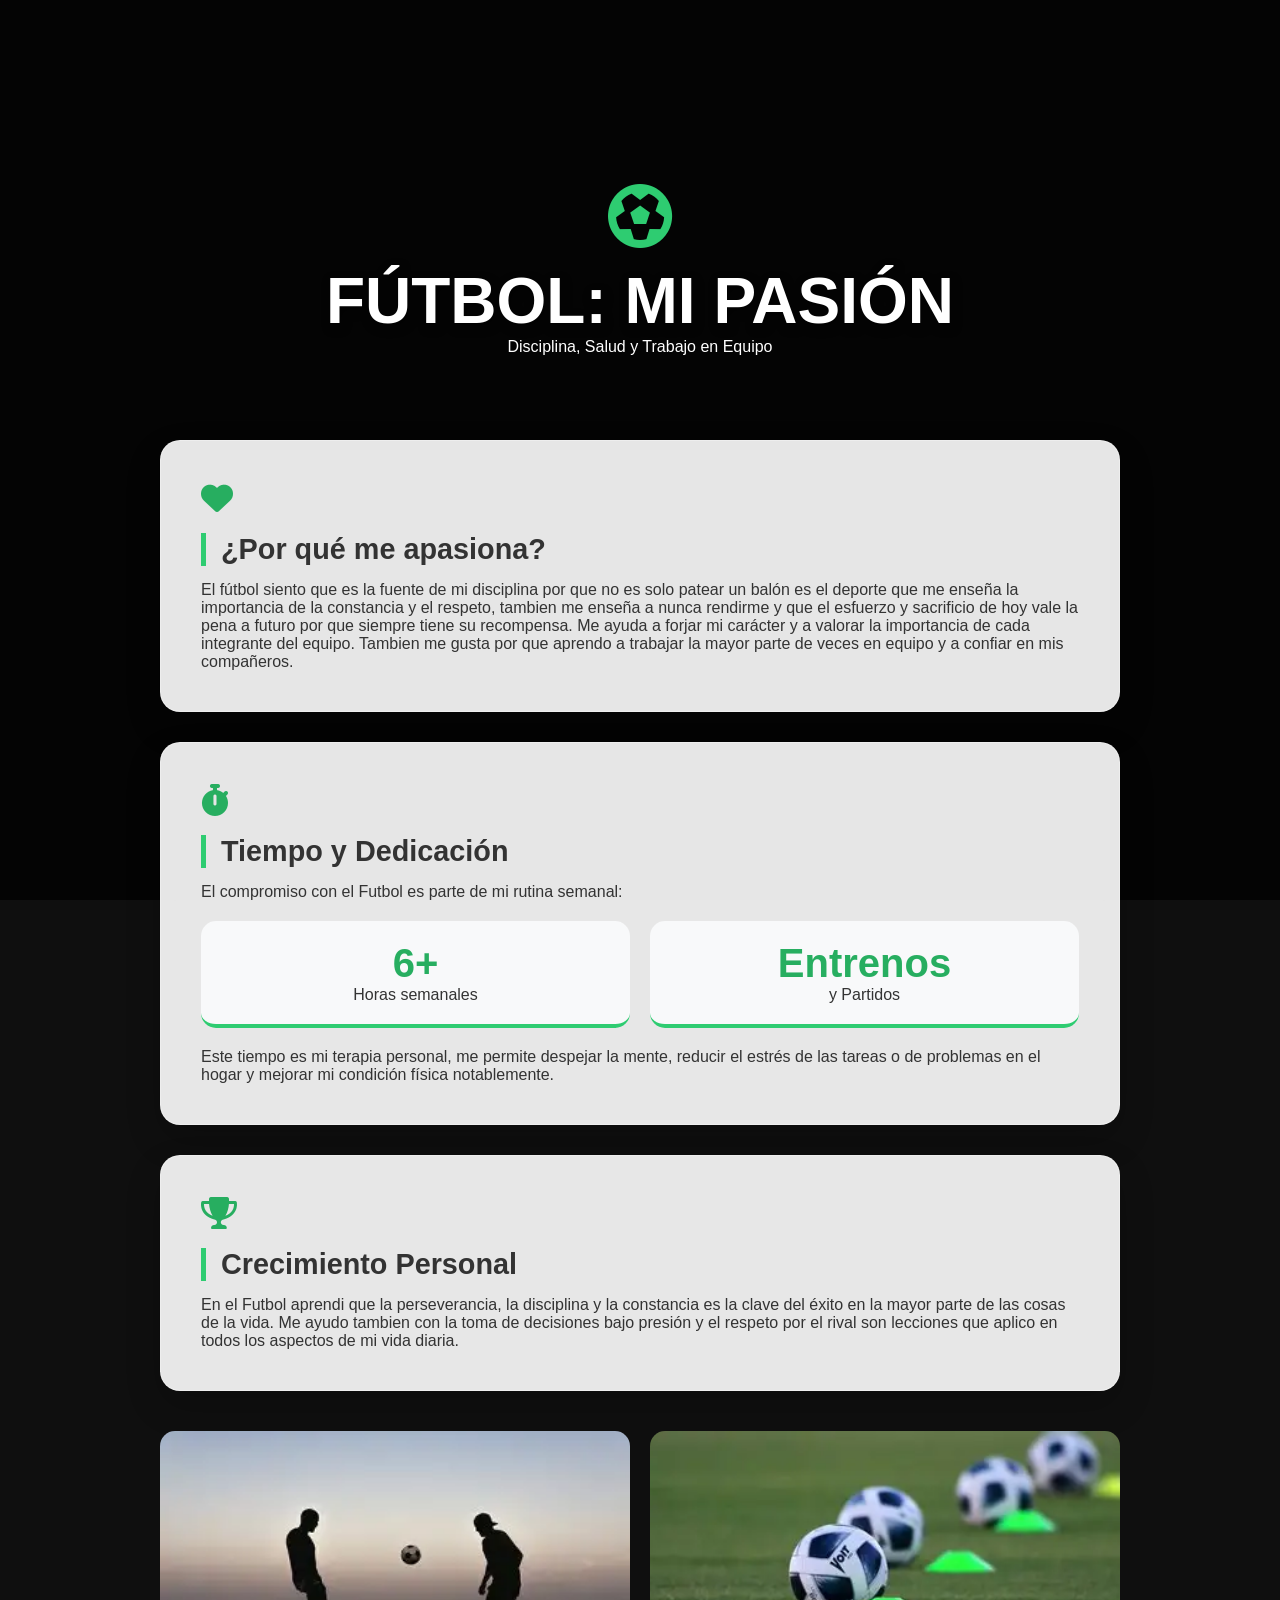
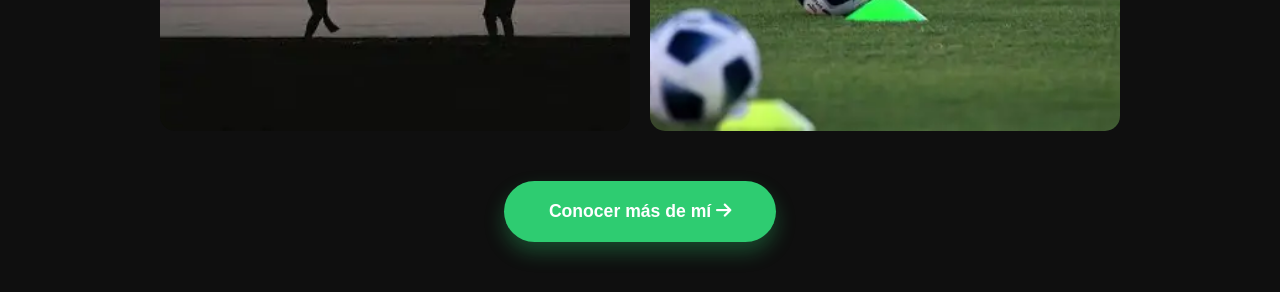
<file: Index/index.html>
<!DOCTYPE html>
<html lang="es">
<head>
    <meta charset="UTF-8">
    <meta name="viewport" content="width=device-width, initial-scale=1.0">
    <title>Pasión por el Fútbol</title>
    <link rel="stylesheet" href="../styles/index.css">
    <link rel="stylesheet" href="https://cdnjs.cloudflare.com/ajax/libs/font-awesome/6.0.0/css/all.min.css">
</head>
<body>

    <div class="background-overlay"></div>

    <header class="header">
        <div class="header-content">
            <i class="fas fa-futbol soccer-ball-icon"></i>
            <h1>FÚTBOL: Mi Pasión</h1>
            <p>Disciplina, Salud y Trabajo en Equipo</p>
        </div>
    </header>

    <main class="container">
        <section class="card animate-up">
            <div class="card-icon"><i class="fas fa-heart"></i></div>
            <h2>¿Por qué me apasiona?</h2>
            <p>
                El fútbol siento que es la fuente de mi disciplina por que no es solo patear un balón es el deporte que me enseña 
                la importancia de la constancia y el respeto, tambien me enseña a nunca rendirme y que el esfuerzo y sacrificio
                de hoy vale la pena a futuro por que siempre tiene su recompensa. Me ayuda a forjar 
                mi carácter y a valorar la importancia de cada integrante del equipo. Tambien me gusta por que aprendo a trabajar 
                la mayor parte de veces en equipo y a confiar en mis compañeros.
            </p>
        </section>

        <section class="card animate-up" style="animation-delay: 0.2s;">
            <div class="card-icon"><i class="fas fa-stopwatch"></i></div>
            <h2>Tiempo y Dedicación</h2>
            <p>El compromiso con el Futbol es parte de mi rutina semanal:</p>
            <div class="stats-grid">
                <div class="stat-item">
                    <span>6+</span>
                    <p>Horas semanales</p>
                </div>
                <div class="stat-item">
                    <span>Entrenos</span>
                    <p>y Partidos</p>
                </div>
            </div>
            <p class="text-detail">Este tiempo es mi terapia personal, me permite despejar la mente, reducir el 
                estrés de las tareas o de problemas en el hogar y mejorar mi condición física notablemente.</p>
        </section>

        <section class="card animate-up" style="animation-delay: 0.4s;">
            <div class="card-icon"><i class="fas fa-trophy"></i></div>
            <h2>Crecimiento Personal</h2>
            <p>
                En el Futbol aprendi que la perseverancia, la disciplina y la constancia es la clave del
                éxito en la mayor parte de las cosas de la vida. Me ayudo tambien con la toma de decisiones bajo presión
                 y el respeto por el rival son lecciones que aplico en todos los aspectos de mi vida diaria.
            </p>
        </section>

        <div class="galeria animate-up" style="animation-delay: 0.6s;">
            <div class="img-wrapper">
                <img src="../images/futbol1.jpg" alt="Entrenamiento">
                <div class="overlay"><span>Persistencia</span></div>
            </div>
            <div class="img-wrapper">
                <img src="../images/futbol2.jpg" alt="Partido">
                <div class="overlay"><span>Victoria</span></div>
            </div>
        </div>

        <div class="footer-actions">
            <a href="biografia.html" class="btn-biografia">
                Conocer más de mí <i class="fas fa-arrow-right"></i>
            </a>
        </div>
    </main>

</body>
</html>
</file>
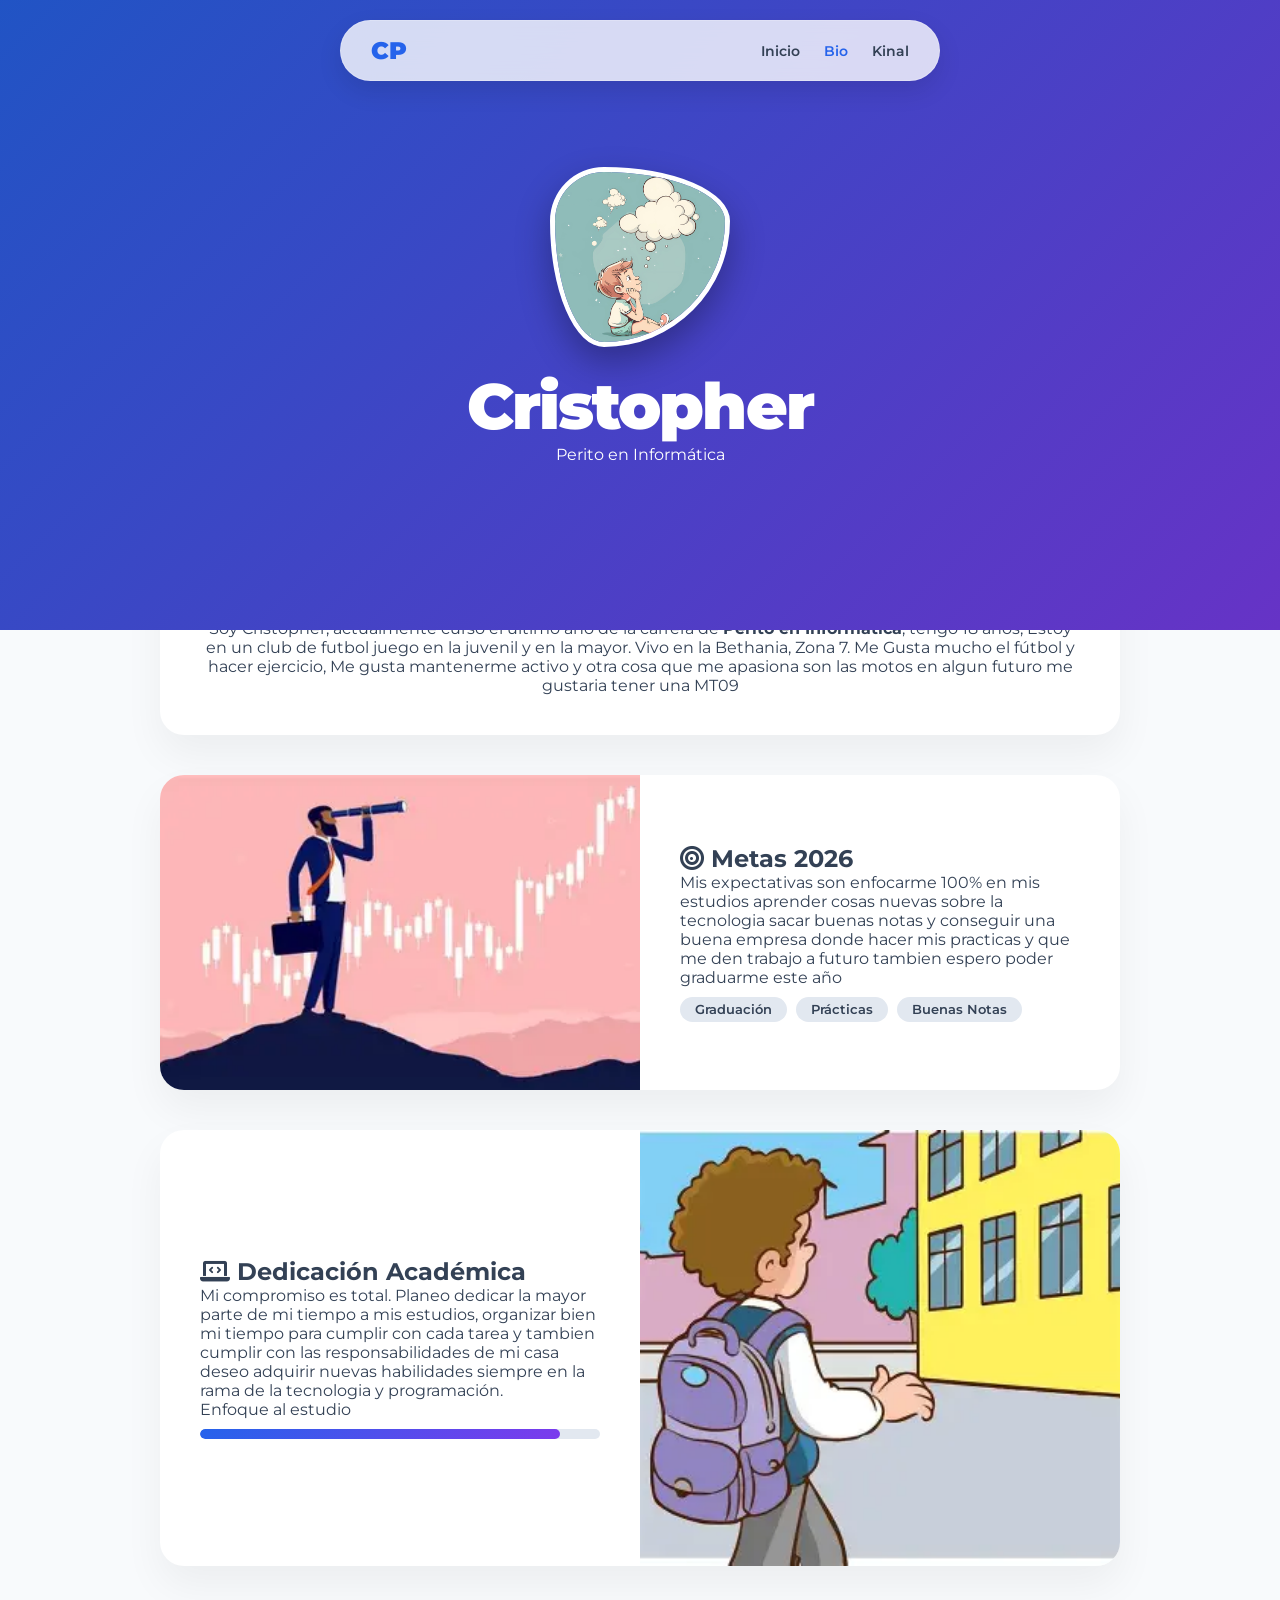
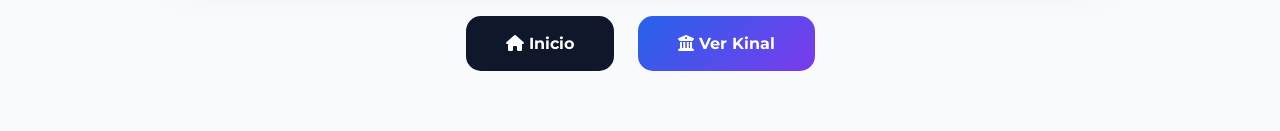
<file: Index/biografia.html>
<!DOCTYPE html>
<html lang="es">
<head>
    <meta charset="UTF-8">
    <meta name="viewport" content="width=device-width, initial-scale=1.0">
    <title>Biografía | Cristopher</title>
    <link rel="stylesheet" href="../styles/biografia.css">
    <link rel="stylesheet" href="https://cdnjs.cloudflare.com/ajax/libs/font-awesome/6.0.0/css/all.min.css">
</head>
<body>

    <nav class="navbar">
        <div class="nav-logo">CP</div>
        <div class="nav-links">
            <a href="index.html">Inicio</a>
            <a href="biografia.html" class="active">Bio</a>
            <a href="kinal.html">Kinal</a>
        </div>
    </nav>

    <header class="header">
        <div class="header-overlay">
            <div class="profile-frame">
                <img src="../images/yo.jpg" alt="Cristopher" class="profile-img">
            </div>
            <h1>Cristopher</h1>
            <p class="subtitle">Perito en Informática</p>
        </div>
    </header>

    <main class="container">

        <section class="card bio-card">
            <div class="card-content">
                <h2><i class="fas fa-user-tie"></i> Sobre mí</h2>
                <p>
                    Soy Cristopher, actualmente curso el último año de la carrera de <strong>Perito en Informática</strong>, 
                    tengo 18 años, Estoy en un club de futbol juego en la juvenil y en la mayor.
                    Vivo en la Bethania, Zona 7. Me Gusta mucho el fútbol y hacer ejercicio, Me gusta mantenerme activo y otra cosa 
                    que me apasiona son las motos en algun futuro me gustaria tener una MT09
                </p>
            </div>
        </section>

        <section class="card expectations-card">
            <div class="card-img-container">
                <img src="../images/expectativas.jpg" alt="Metas" class="img-card">
            </div>
            <div class="card-content">
                <h2><i class="fas fa-bullseye"></i> Metas 2026</h2>
                <p>
                    Mis expectativas son enfocarme 100% en mis estudios aprender cosas nuevas sobre la tecnologia
                    sacar buenas notas y conseguir una buena empresa donde hacer mis practicas y que me den trabajo a futuro
                    tambien espero poder graduarme este año 
                </p>
                <div class="tags">
                    <span>Graduación</span>
                    <span>Prácticas</span>
                    <span>Buenas Notas</span>
                </div>
            </div>
        </section>

        <section class="card time-card">
            <div class="card-content">
                <h2><i class="fas fa-laptop-code"></i> Dedicación Académica</h2>
                <p>
                    Mi compromiso es total. Planeo dedicar la mayor parte de mi tiempo a mis estudios, organizar bien mi tiempo
                    para cumplir con cada tarea y tambien cumplir con las responsabilidades de mi casa deseo 
                    adquirir nuevas habilidades siempre en la rama de la tecnologia y programación.
                </p>
                <div class="progress-container">
                    <p>Enfoque al estudio</p>
                    <div class="progress-bar"><div class="progress-fill"></div></div>
                </div>
            </div>
            <div class="card-img-container">
                <img src="../images/escuela.jpg" alt="Estudio" class="img-card">
            </div>
        </section>

        <div class="actions">
            <a href="index.html" class="btn-main"><i class="fas fa-home"></i> Inicio</a>
            <a href="kinal.html" class="btn-kinal"><i class="fas fa-university"></i> Ver Kinal</a>
        </div>

    </main>

    <footer class="mini-footer">
    </footer>

</body>
</html>
</file>
<file: styles/index.css>
:root {
    --primary: #2ecc71;
    --primary-dark: #27ae60;
    --dark: #1a1a1a;
    --light: #ffffff;
    --glass: rgba(255, 255, 255, 0.9);
    --shadow: 0 15px 35px rgba(0,0,0,0.2);
}

@import url('https://fonts.googleapis.com/css2?family=Montserrat:wght@400;700;900&display=swap');

* {
    margin: 0;
    padding: 0;
    box-sizing: border-box;
}

body {
    font-family: 'Montserrat', sans-serif;
    background: #0f0f0f; 
    color: #333;
    overflow-x: hidden;
}

.background-overlay {
    position: fixed;
    top: 0; left: 0; width: 100%; height: 100%;
    background: linear-gradient(rgba(0,0,0,0.7), rgba(0,0,0,0.7)), 
                url('https://images.unsplash.com/photo-1574629810360-7efbbe195018?auto=format&fit=crop&q=80&w=2000');
    background-size: cover;
    z-index: -1;
}

.header {
    height: 60vh;
    display: flex;
    align-items: center;
    justify-content: center;
    text-align: center;
    color: white;
}

.soccer-ball-icon {
    font-size: 4rem;
    margin-bottom: 1rem;
    animation: spin 4s linear infinite;
    color: var(--primary);
}

.header h1 {
    font-size: clamp(2rem, 8vw, 4rem);
    font-weight: 900;
    text-transform: uppercase;
    text-shadow: 2px 4px 10px rgba(0,0,0,0.5);
}

.container {
    max-width: 1000px;
    margin: -100px auto 50px;
    padding: 0 20px;
}

.card {
    background: var(--glass);
    backdrop-filter: blur(10px);
    padding: 40px;
    border-radius: 20px;
    margin-bottom: 30px;
    box-shadow: var(--shadow);
    border: 1px solid rgba(255,255,255,0.3);
}

.card-icon {
    font-size: 2rem;
    color: var(--primary-dark);
    margin-bottom: 15px;
}

.card h2 {
    font-size: 1.8rem;
    margin-bottom: 15px;
    border-left: 5px solid var(--primary);
    padding-left: 15px;
}

.stats-grid {
    display: grid;
    grid-template-columns: 1fr 1fr;
    gap: 20px;
    margin: 20px 0;
}

.stat-item {
    background: #f8f9fa;
    padding: 20px;
    border-radius: 15px;
    text-align: center;
    border-bottom: 4px solid var(--primary);
}

.stat-item span {
    display: block;
    font-size: 2.5rem;
    font-weight: 900;
    color: var(--primary-dark);
}

.galeria {
    display: grid;
    grid-template-columns: 1fr 1fr;
    gap: 20px;
    margin: 40px 0;
}

.img-wrapper {
    position: relative;
    overflow: hidden;
    border-radius: 15px;
    height: 300px;
}

.img-wrapper img {
    width: 100%; height: 100%;
    object-fit: cover;
    transition: 0.5s;
}

.overlay {
    position: absolute;
    top: 0; left: 0; width: 100%; height: 100%;
    background: rgba(46, 204, 113, 0.8);
    display: flex;
    align-items: center;
    justify-content: center;
    opacity: 0;
    transition: 0.5s;
}

.overlay span {
    color: white;
    font-weight: bold;
    font-size: 1.5rem;
    transform: translateY(20px);
    transition: 0.5s;
}

.img-wrapper:hover .overlay { opacity: 1; }
.img-wrapper:hover .overlay span { transform: translateY(0); }
.img-wrapper:hover img { transform: scale(1.1); }

.footer-actions {
    text-align: center;
    margin-top: 50px;
}

.btn-biografia {
    background: var(--primary);
    color: white;
    padding: 20px 45px;
    text-decoration: none;
    border-radius: 50px;
    font-weight: bold;
    font-size: 1.1rem;
    box-shadow: 0 10px 20px rgba(46, 204, 113, 0.3);
    transition: 0.3s;
    display: inline-block;
}

.btn-biografia:hover {
    transform: scale(1.05);
    background: var(--primary-dark);
}

@keyframes spin {
    from { transform: rotate(0deg); }
    to { transform: rotate(360deg); }
}

@keyframes fadeInUp {
    from {
        opacity: 0;
        transform: translateY(30px);
    }
    to {
        opacity: 1;
        transform: translateY(0);
    }
}

.animate-up {
    animation: fadeInUp 0.8s ease forwards;
}

@media (max-width: 768px) {
    .galeria, .stats-grid { grid-template-columns: 1fr; }
    .header h1 { font-size: 2.5rem; }
}
</file>
<file: styles/biografia.css>
@import url('https://fonts.googleapis.com/css2?family=Montserrat:wght@300;400;700;900&display=swap');

:root {
    --primary: #2563eb;
    --secondary: #7c3aed;
    --dark: #0f172a;
    --text: #334155;
    --white: #ffffff;
    --gradient: linear-gradient(135deg, #2563eb 0%, #7c3aed 100%);
}

* {
    margin: 0; padding: 0; box-sizing: border-box;
    scroll-behavior: smooth;
}

body {
    font-family: 'Montserrat', sans-serif;
    background: #f8fafc;
    color: var(--text);
    overflow-x: hidden;
}

/* Navbar Flotante */
.navbar {
    position: fixed;
    top: 20px;
    left: 50%;
    transform: translateX(-50%);
    width: 90%;
    max-width: 600px;
    background: rgba(255, 255, 255, 0.8);
    backdrop-filter: blur(15px);
    padding: 15px 30px;
    border-radius: 50px;
    display: flex;
    justify-content: space-between;
    align-items: center;
    z-index: 1000;
    box-shadow: 0 10px 25px rgba(0,0,0,0.1);
    border: 1px solid rgba(255,255,255,0.2);
}

.nav-logo { font-weight: 900; color: var(--primary); font-size: 1.5rem; }
.nav-links a {
    text-decoration: none;
    color: var(--text);
    font-weight: 600;
    margin-left: 20px;
    font-size: 0.9rem;
    transition: 0.3s;
}
.nav-links a.active { color: var(--primary); }

/* Header de Impacto */
.header {
    height: 70vh;
    background: var(--dark);
    position: relative;
    display: flex;
    align-items: center;
    justify-content: center;
    color: var(--white);
    text-align: center;
}

.header::before {
    content: "";
    position: absolute;
    top: 0; left: 0; width: 100%; height: 100%;
    background: url('https://www.transparenttextures.com/patterns/cubes.png'), var(--gradient);
    opacity: 0.8;
}

.header-overlay { position: relative; z-index: 1; }

.profile-frame {
    width: 180px;
    height: 180px;
    margin: 0 auto 20px;
    border-radius: 30% 70% 70% 30% / 30% 30% 70% 70%; /* Forma orgánica */
    overflow: hidden;
    border: 5px solid var(--white);
    animation: morph 8s ease-in-out infinite;
    box-shadow: 0 15px 35px rgba(0,0,0,0.3);
}

.profile-img { width: 100%; height: 100%; object-fit: cover; }

.header h1 { font-size: 4rem; font-weight: 900; letter-spacing: -2px; }

/* Contenedor y Tarjetas Modernas */
.container {
    max-width: 1000px;
    margin: -80px auto 50px;
    padding: 0 20px;
}

.card {
    background: var(--white);
    border-radius: 24px;
    display: grid;
    grid-template-columns: 1fr 1fr;
    overflow: hidden;
    margin-bottom: 40px;
    box-shadow: 0 20px 40px rgba(0,0,0,0.05);
    transition: 0.4s;
}

.card:hover { transform: translateY(-10px) scale(1.01); }

.card-content { padding: 40px; display: flex; flex-direction: column; justify-content: center; }

.bio-card { grid-template-columns: 1fr; text-align: center; }

.card-img-container { overflow: hidden; }
.img-card { width: 100%; height: 100%; object-fit: cover; transition: 0.6s; }
.card:hover .img-card { transform: scale(1.1); }

/* Detalles Extra */
.tags span {
    display: inline-block;
    background: #e2e8f0;
    padding: 5px 15px;
    border-radius: 20px;
    font-size: 0.8rem;
    margin: 10px 5px 0 0;
    font-weight: 600;
}

.progress-bar {
    width: 100%;
    height: 10px;
    background: #e2e8f0;
    border-radius: 10px;
    margin-top: 10px;
    overflow: hidden;
}

.progress-fill {
    width: 90%;
    height: 100%;
    background: var(--gradient);
    border-radius: 10px;
    animation: loadProgress 2s ease-out;
}

/* Botones con Gradiente */
.actions { text-align: center; margin-top: 40px; }

.btn-main, .btn-kinal {
    padding: 18px 40px;
    border-radius: 15px;
    text-decoration: none;
    font-weight: 700;
    display: inline-block;
    margin: 10px;
    transition: 0.3s;
}

.btn-main { background: var(--dark); color: white; }
.btn-kinal { background: var(--gradient); color: white; }

/* Animaciones */
@keyframes morph {
    0%, 100% { border-radius: 30% 70% 70% 30% / 30% 30% 70% 70%; }
    50% { border-radius: 70% 30% 30% 70% / 70% 70% 30% 30%; }
}

@keyframes loadProgress {
    from { width: 0; }
    to { width: 90%; }
}

/* Ajustes para móviles */
@media (max-width: 768px) {
    .card { grid-template-columns: 1fr; }
    .header h1 { font-size: 2.5rem; }
    .navbar { width: 95%; padding: 10px 20px; }
}
</file>
